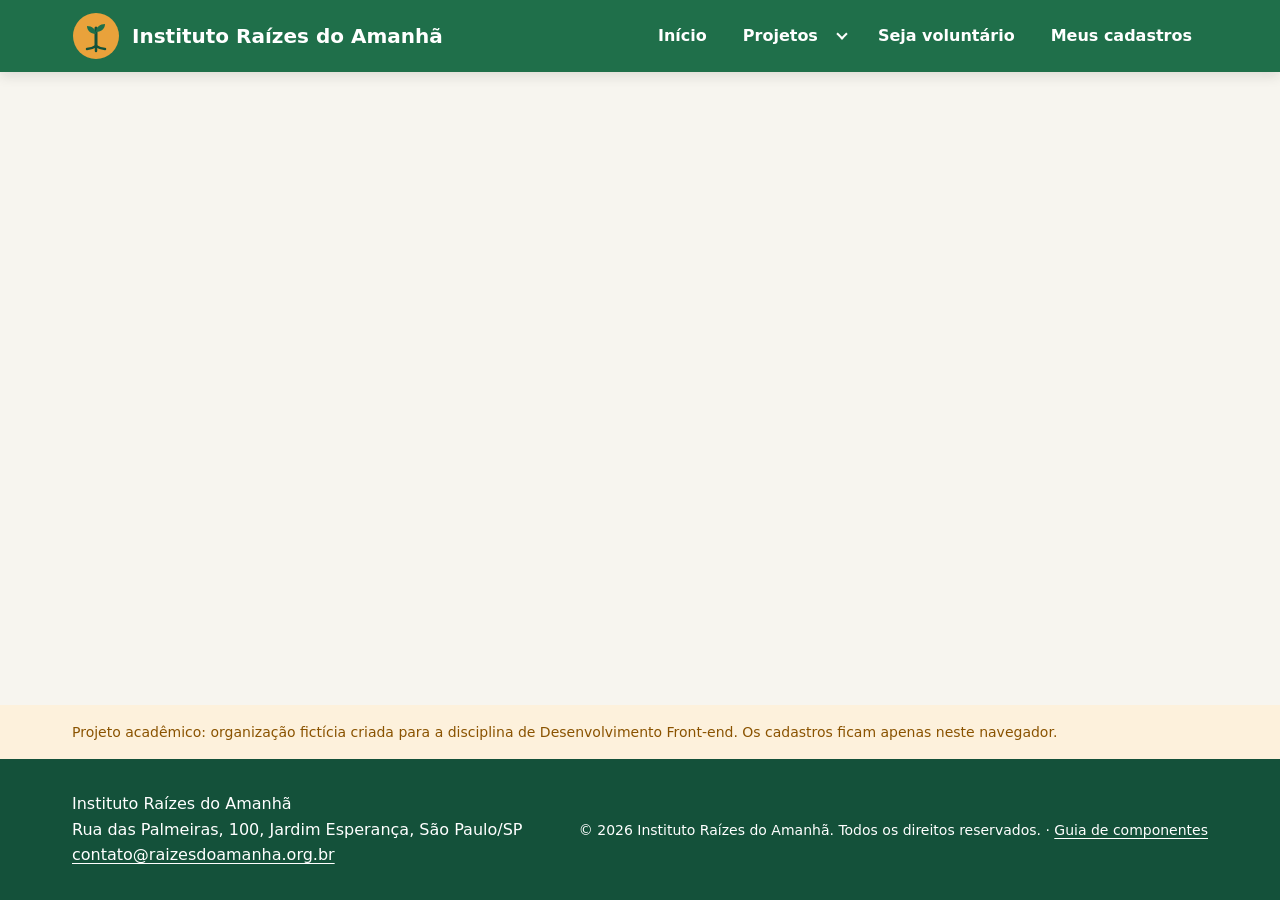
<file: index.html>
<!DOCTYPE html>
<html lang="pt-BR">
<head>
  <meta charset="UTF-8">
  <meta name="viewport" content="width=device-width, initial-scale=1.0">
  <title>Instituto Raízes do Amanhã</title>
  <!-- A aplicação fica em html/index.html, seguindo a separação de pastas
       do projeto. Este arquivo só existe porque o GitHub Pages abre o
       index.html da raiz; ele redireciona para a aplicação. -->
  <meta http-equiv="refresh" content="0; url=html/index.html">
  <link rel="canonical" href="html/index.html">
</head>
<body>
  <p>Redirecionando… Se nada acontecer, <a href="html/index.html">acesse o site do Instituto Raízes do Amanhã</a>.</p>
</body>
</html>
</file>
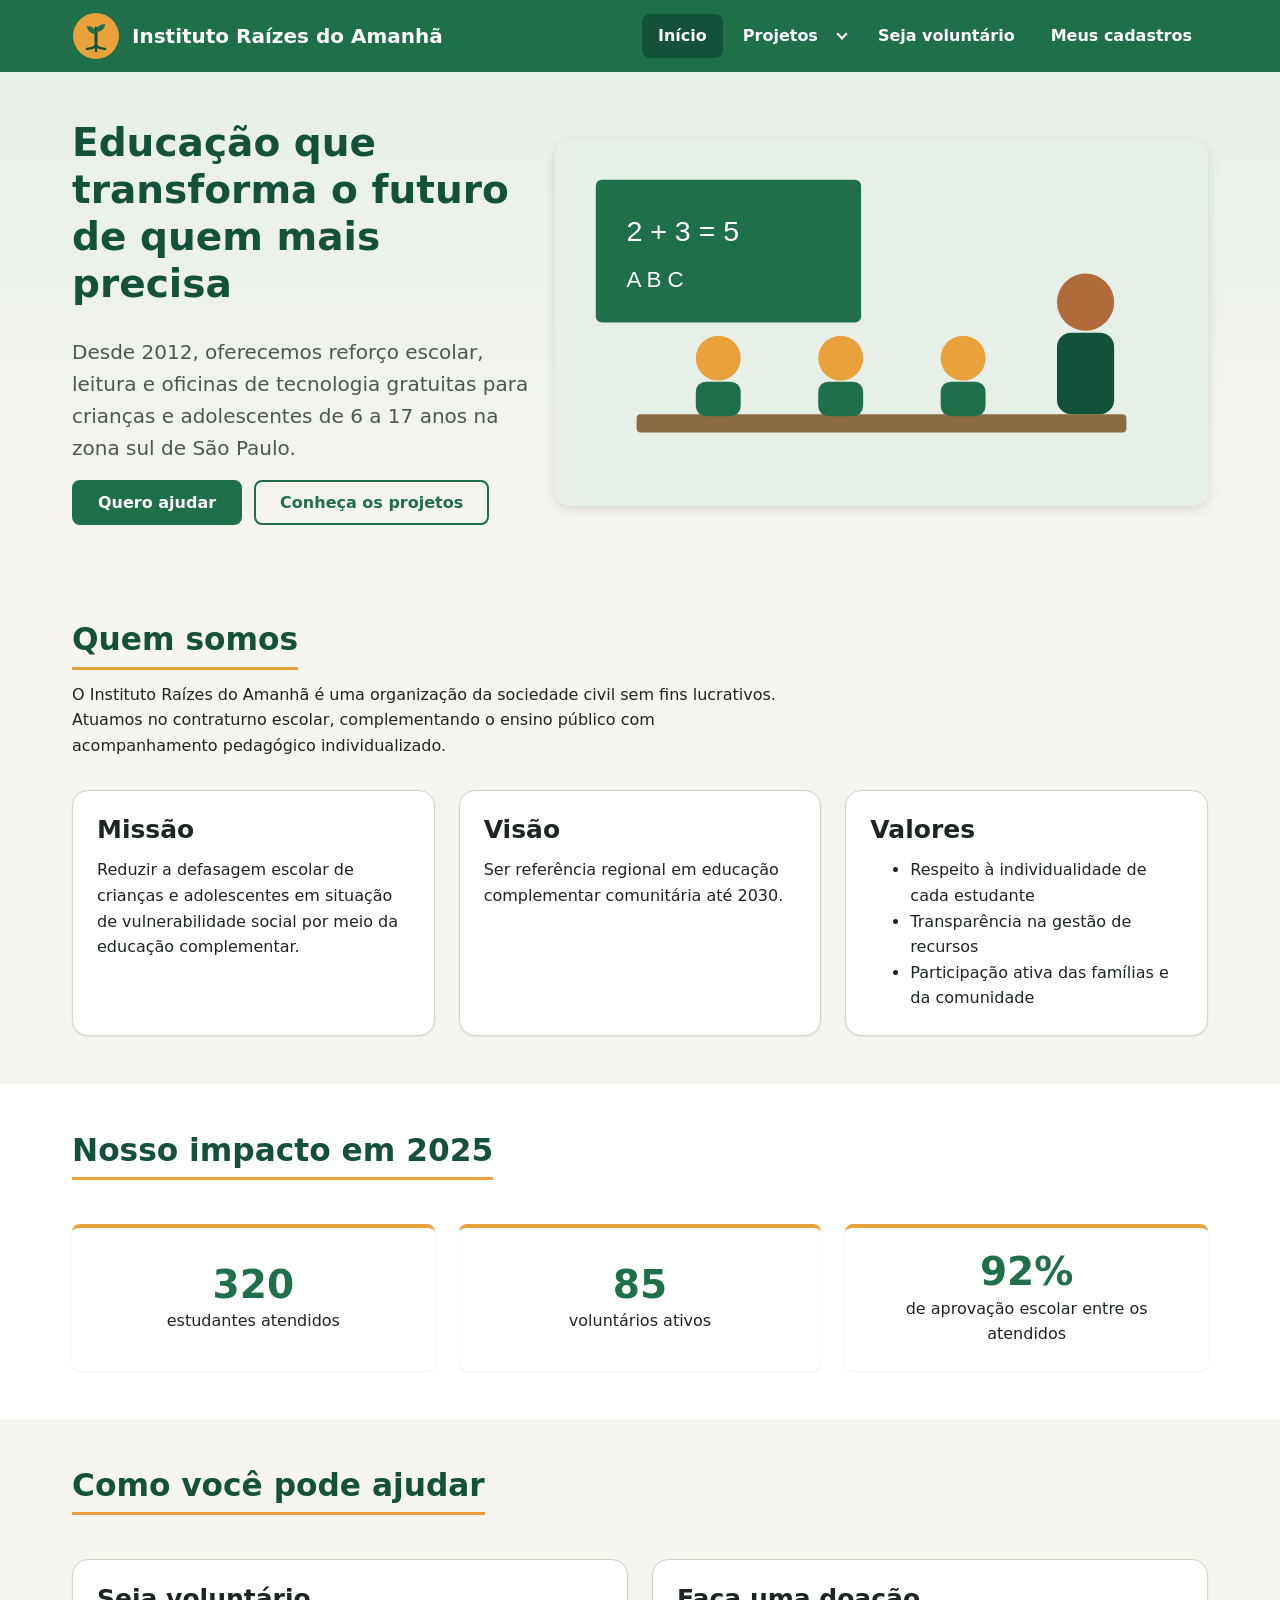
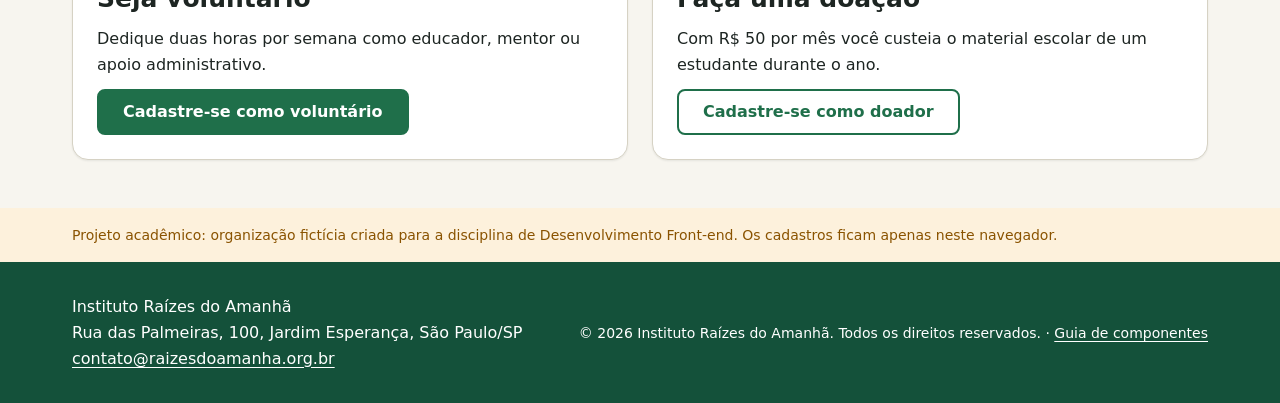
<file: html/index.html>
<!DOCTYPE html>
<html lang="pt-BR">
<head>
  <meta charset="UTF-8">
  <meta name="viewport" content="width=device-width, initial-scale=1.0">
  <meta name="description" content="Instituto Raízes do Amanhã: ONG de educação e reforço escolar para crianças e adolescentes da zona sul de São Paulo.">
  <title>Instituto Raízes do Amanhã</title>
  <script>document.documentElement.classList.add("js");</script>
  <link rel="stylesheet" href="../css/tokens.css">
  <link rel="stylesheet" href="../css/base.css">
  <link rel="stylesheet" href="../css/layout.css">
  <link rel="stylesheet" href="../css/componentes.css">
  <link rel="icon" href="../imagens/logo.svg" type="image/svg+xml">
  <script type="module" src="../js/main.js"></script>
</head>
<body class="pagina">
  <a class="pular-conteudo" href="#conteudo">Pular para o conteúdo principal</a>

  <header class="cabecalho">
    <div class="container cabecalho__conteudo">
      <a class="marca" href="#/inicio">
        <img src="../imagens/logo.svg" alt="" width="48" height="48">
        <span>Instituto Raízes do Amanhã</span>
      </a>
      <button class="menu-toggle" type="button" aria-expanded="false" aria-controls="menu-principal">
        <span class="menu-toggle__icone" aria-hidden="true"><span></span><span></span><span></span></span>
        <span class="menu-toggle__texto">Menu</span>
      </button>
      <nav class="navegacao" id="menu-principal" aria-label="Navegação principal">
        <ul class="menu">
          <li class="menu__item"><a class="menu__link" href="#/inicio" data-rota="inicio">Início</a></li>
          <li class="menu__item menu__item--submenu">
            <a class="menu__link" href="#/projetos" data-rota="projetos">Projetos</a>
            <button class="submenu-toggle" type="button" aria-expanded="false" aria-controls="submenu-projetos">
              <span class="visualmente-oculto">Abrir submenu de Projetos</span>
            </button>
            <ul class="submenu" id="submenu-projetos">
              <li><a class="submenu__link" href="#/projetos/reforco">Reforço Escolar</a></li>
              <li><a class="submenu__link" href="#/projetos/leitura">Clube de Leitura</a></li>
              <li><a class="submenu__link" href="#/projetos/tecnologia">Oficina de Tecnologia</a></li>
              <li><a class="submenu__link" href="#/projetos/voluntariado">Como ser voluntário</a></li>
              <li><a class="submenu__link" href="#/projetos/doacoes">Campanhas de doação</a></li>
            </ul>
          </li>
          <li class="menu__item"><a class="menu__link" href="#/cadastro" data-rota="cadastro">Seja voluntário</a></li>
          <li class="menu__item">
            <a class="menu__link" href="#/cadastros" data-rota="cadastros">
              Meus cadastros
              <span class="contador" id="contador-cadastros" hidden></span>
            </a>
          </li>
        </ul>
      </nav>
    </div>
  </header>

  <!-- Cada tela da SPA é desenhada aqui dentro pelo roteador (js/modulos/roteador.js) -->
  <main id="conteudo" class="view" tabindex="-1">
    <noscript>
      <div class="container secao">
        <p>Este site precisa de JavaScript para funcionar. Ative o JavaScript no navegador e recarregue a página.</p>
      </div>
    </noscript>
  </main>

  <aside class="aviso" aria-label="Aviso sobre o projeto">
    <div class="container">
      <p>Projeto acadêmico: organização fictícia criada para a disciplina de Desenvolvimento Front-end. Os cadastros ficam apenas neste navegador.</p>
    </div>
  </aside>

  <footer class="rodape">
    <div class="container rodape__conteudo">
      <address>
        Instituto Raízes do Amanhã<br>
        Rua das Palmeiras, 100, Jardim Esperança, São Paulo/SP<br>
        <a href="mailto:contato@raizesdoamanha.org.br">contato@raizesdoamanha.org.br</a>
      </address>
      <p><small>&copy; 2026 Instituto Raízes do Amanhã. Todos os direitos reservados. · <a href="#/componentes">Guia de componentes</a></small></p>
    </div>
  </footer>

  <!-- Modais e toast ficam fora do <main> para sobreviver à troca de telas -->
  <dialog class="modal" id="modal-privacidade" aria-labelledby="titulo-privacidade">
    <div class="modal__cabecalho">
      <h2 id="titulo-privacidade">Política de privacidade</h2>
      <button class="botao-fechar" type="button" data-fechar-modal aria-label="Fechar">&times;</button>
    </div>
    <div class="modal__corpo">
      <p>Seguimos a Lei Geral de Proteção de Dados (Lei nº 13.709/2018). Em resumo:</p>
      <ul>
        <li>Usamos seus dados apenas para contato sobre voluntariado e doações.</li>
        <li>Não vendemos nem compartilhamos seus dados com terceiros.</li>
        <li>Você pode pedir a correção ou a exclusão a qualquer momento.</li>
      </ul>
      <div class="alerta alerta--aviso">
        <p>Este é um projeto acadêmico: os dados do formulário ficam guardados apenas no seu navegador (localStorage) e podem ser apagados em Meus cadastros.</p>
      </div>
    </div>
    <div class="modal__rodape">
      <button class="botao" type="button" data-fechar-modal>Entendi</button>
    </div>
  </dialog>

  <dialog class="modal modal--confirmar" id="modal-confirmar" aria-labelledby="confirmar-titulo" aria-describedby="confirmar-texto">
    <form method="dialog">
      <div class="modal__cabecalho">
        <h2 id="confirmar-titulo">Confirmar</h2>
      </div>
      <div class="modal__corpo">
        <p id="confirmar-texto"></p>
      </div>
      <div class="modal__rodape">
        <button class="botao botao--secundario" value="nao">Cancelar</button>
        <button class="botao botao--perigo" value="sim">Confirmar</button>
      </div>
    </form>
  </dialog>

  <div class="toast" id="toast" role="status" aria-live="polite"></div>
</body>
</html>
</file>
<file: css/tokens.css>
/* ==========================================================================
   DESIGN SYSTEM: Instituto Raízes do Amanhã
   Todas as decisões visuais do projeto ficam centralizadas aqui.
   Os demais arquivos CSS usam apenas estas variáveis, nunca valores soltos.
   ========================================================================== */

:root {
  /* ---------- 1. CORES ---------------------------------------------------
     Contrastes medidos contra o fundo indicado (WCAG 2.1: texto >= 4.5:1,
     componentes de interface >= 3:1). */

  /* Primária: verde, remete a crescimento e às "raízes" do nome */
  --cor-primaria-100: #e7efe9;   /* fundos suaves de destaque              */
  --cor-primaria-700: #1f6f4a;   /* marca, botões, links (6.1:1 no branco)  */
  --cor-primaria-900: #14513a;   /* hover, títulos, rodapé (9.3:1)          */

  /* Secundária: âmbar, energia e acolhimento; usada em detalhes */
  --cor-secundaria-100: #fdf1dc; /* fundo de avisos                         */
  --cor-secundaria-500: #e9a23b; /* decorativo: bordas, barras, ícones      */
  --cor-secundaria-700: #8a5300; /* texto e foco sobre fundo claro (6.3:1)  */

  /* Neutros: base de leitura */
  --cor-neutro-0:   #ffffff;     /* superfícies (cartões, campos)           */
  --cor-neutro-50:  #f7f5ef;     /* fundo da página, branco quente          */
  --cor-neutro-300: #d6d2c4;     /* bordas decorativas e divisórias         */
  --cor-neutro-500: #8c938f;     /* borda de campos de formulário (3.1:1)   */
  --cor-neutro-600: #4a5752;     /* texto secundário (6.9:1)                */
  --cor-neutro-900: #1d2522;     /* texto principal (14.4:1)                */

  /* Feedback: estados de formulário e mensagens */
  --cor-sucesso:     #1e7b34;    /* 5.3:1 */
  --cor-sucesso-100: #e8f3ea;    /* fundo do alerta de sucesso (4.7:1)   */
  --cor-erro:        #b3261e;    /* 6.5:1 */
  --cor-erro-100:    #fbeceb;    /* fundo do alerta de erro (5.7:1)      */

  /* Papéis semânticos: os componentes usam estes nomes, não os tons */
  --cor-fundo:         var(--cor-neutro-50);
  --cor-superficie:    var(--cor-neutro-0);
  --cor-texto:         var(--cor-neutro-900);
  --cor-texto-suave:   var(--cor-neutro-600);
  --cor-borda:         var(--cor-neutro-300);
  --cor-borda-campo:   var(--cor-neutro-500);
  --cor-marca:         var(--cor-primaria-700);
  --cor-marca-escura:  var(--cor-primaria-900);
  --cor-destaque:      var(--cor-secundaria-500);
  --cor-foco:          var(--cor-secundaria-700);

  /* ---------- 2. TIPOGRAFIA ----------------------------------------------
     Escala modular de razão 1.25 (terça maior) sobre a base de 16px.
     Os tamanhos maiores usam clamp() para crescer com a tela sem quebrar
     no celular. Unidades em rem respeitam o zoom do navegador. */
  --fonte-base: system-ui, -apple-system, "Segoe UI", Roboto, "Helvetica Neue", Arial, sans-serif;

  --fs-pequeno: 0.875rem;                               /* 14px: legendas, notas      */
  --fs-base:    1rem;                                   /* 16px: texto corrido        */
  --fs-media:   1.25rem;                                /* 20px: introduções, h4      */
  --fs-grande:  clamp(1.375rem, 1.2rem + 0.8vw, 1.563rem); /* 22–25px: h3           */
  --fs-titulo:  clamp(1.625rem, 1.3rem + 1.4vw, 1.953rem); /* 26–31px: h2           */
  --fs-display: clamp(2rem, 1.4rem + 2.6vw, 2.441rem);     /* 32–39px: h1           */

  --peso-normal: 400;
  --peso-medio:  600;
  --peso-forte:  700;

  --altura-linha-texto:  1.6;   /* leitura confortável em parágrafos      */
  --altura-linha-titulo: 1.2;

  /* ---------- 3. ESPAÇAMENTO ---------------------------------------------
     Escala modular com base de 4px: todo espaço do projeto é um destes. */
  --esp-1: 0.25rem;  /*  4px */
  --esp-2: 0.5rem;   /*  8px */
  --esp-3: 0.75rem;  /* 12px */
  --esp-4: 1rem;     /* 16px */
  --esp-5: 1.5rem;   /* 24px */
  --esp-6: 2rem;     /* 32px */
  --esp-7: 3rem;     /* 48px */
  --esp-8: 4rem;     /* 64px */

  /* ---------- 4. FORMA, SOMBRA E MOVIMENTO ------------------------------- */
  --raio-pequeno: 4px;
  --raio-medio:   8px;
  --raio-grande:  16px;
  --raio-pilula:  999px;

  --sombra-1: 0 1px 2px rgba(29, 37, 34, 0.08);
  --sombra-2: 0 4px 12px rgba(29, 37, 34, 0.12);

  --transicao: 150ms ease-in-out;

  /* ---------- 5. LAYOUT --------------------------------------------------
     Breakpoints (variáveis não funcionam dentro de @media; os valores
     abaixo são repetidos literalmente em layout.css):
       sm 576px | md 768px | lg 1024px | xl 1280px | xxl 1536px    */
  --largura-max: 1200px;
  --largura-texto: 70ch;        /* limite de leitura confortável         */
  --gutter: var(--esp-5);       /* espaço entre colunas do grid          */
  --alvo-toque: 44px;           /* tamanho mínimo de área clicável       */
}
</file>
<file: css/base.css>
/* ==========================================================================
   BASE: reset leve e estilos dos elementos HTML, sem classes
   ========================================================================== */

*,
*::before,
*::after {
  box-sizing: border-box;
}

html {
  -webkit-text-size-adjust: 100%;
  scroll-behavior: smooth;
}

body {
  margin: 0;
  font-family: var(--fonte-base);
  font-size: var(--fs-base);
  line-height: var(--altura-linha-texto);
  color: var(--cor-texto);
  background: var(--cor-fundo);
}

img,
svg {
  display: block;
  max-width: 100%;
  height: auto;
}

/* Hierarquia tipográfica: cada nível usa um passo da escala */
h1,
h2,
h3,
h4 {
  margin: 0 0 var(--esp-3);
  line-height: var(--altura-linha-titulo);
  font-weight: var(--peso-forte);
  color: var(--cor-marca-escura);
}

h1 { font-size: var(--fs-display); }
h2 { font-size: var(--fs-titulo); }
h3 { font-size: var(--fs-grande); color: var(--cor-texto); }
h4 { font-size: var(--fs-media); color: var(--cor-texto); }

p,
ul,
ol,
dl {
  margin: 0 0 var(--esp-4);
}

small {
  font-size: var(--fs-pequeno);
}

a {
  color: var(--cor-marca);
  text-underline-offset: 0.2em;
  transition: color var(--transicao);
}

a:hover {
  color: var(--cor-marca-escura);
}

/* Foco visível e consistente para quem navega pelo teclado */
:focus-visible {
  outline: 3px solid var(--cor-foco);
  outline-offset: 2px;
}

/* Respeita quem configurou o sistema para reduzir animações */
@media (prefers-reduced-motion: reduce) {
  html {
    scroll-behavior: auto;
  }

  *,
  *::before,
  *::after {
    transition-duration: 0.01ms !important;
    animation-duration: 0.01ms !important;
  }
}
</file>
<file: css/layout.css>
/* ==========================================================================
   LAYOUT: estrutura macro com CSS Grid de 12 colunas
   Abordagem mobile-first: sem classe de breakpoint, o elemento ocupa as
   12 colunas; os sufixos -sm, -md, -lg, -xl e -xxl valem a partir da largura.
     sm  >= 576px | md  >= 768px | lg  >= 1024px | xl  >= 1280px | xxl >= 1536px
   ========================================================================== */

.container {
  width: 100%;
  max-width: var(--largura-max);
  margin-inline: auto;
  padding-inline: var(--esp-4);
}

.grid {
  display: grid;
  grid-template-columns: repeat(12, minmax(0, 1fr));
  gap: var(--gutter);
}

.grid > * {
  grid-column: span 12;
}

.col-1  { grid-column: span 1; }
.col-2  { grid-column: span 2; }
.col-3  { grid-column: span 3; }
.col-4  { grid-column: span 4; }
.col-5  { grid-column: span 5; }
.col-6  { grid-column: span 6; }
.col-7  { grid-column: span 7; }
.col-8  { grid-column: span 8; }
.col-9  { grid-column: span 9; }
.col-10 { grid-column: span 10; }
.col-11 { grid-column: span 11; }
.col-12 { grid-column: span 12; }

/* sm: celulares grandes na horizontal */
@media (min-width: 576px) {
  .col-sm-4  { grid-column: span 4; }
  .col-sm-6  { grid-column: span 6; }
  .col-sm-8  { grid-column: span 8; }
  .col-sm-12 { grid-column: span 12; }
}

/* md: tablets */
@media (min-width: 768px) {
  .container { padding-inline: var(--esp-5); }

  .col-md-3  { grid-column: span 3; }
  .col-md-4  { grid-column: span 4; }
  .col-md-5  { grid-column: span 5; }
  .col-md-6  { grid-column: span 6; }
  .col-md-7  { grid-column: span 7; }
  .col-md-8  { grid-column: span 8; }
  .col-md-12 { grid-column: span 12; }
}

/* lg: notebooks e desktops */
@media (min-width: 1024px) {
  .col-lg-3  { grid-column: span 3; }
  .col-lg-4  { grid-column: span 4; }
  .col-lg-5  { grid-column: span 5; }
  .col-lg-6  { grid-column: span 6; }
  .col-lg-7  { grid-column: span 7; }
  .col-lg-8  { grid-column: span 8; }
  .col-lg-9  { grid-column: span 9; }
}

/* xl: telas largas */
@media (min-width: 1280px) {
  .container { padding-inline: var(--esp-6); }

  .col-xl-3 { grid-column: span 3; }
  .col-xl-4 { grid-column: span 4; }
  .col-xl-5 { grid-column: span 5; }
  .col-xl-7 { grid-column: span 7; }
}

/* xxl: monitores panorâmicos; o conteúdo cresce e os espaços também */
@media (min-width: 1536px) {
  :root {
    --largura-max: 1400px;
    --gutter: var(--esp-6);
  }

  .col-xxl-3 { grid-column: span 3; }
  .col-xxl-4 { grid-column: span 4; }
}

/* Estrutura geral da página: rodapé sempre no fim, mesmo com pouco conteúdo */
.pagina {
  display: grid;
  grid-template-rows: auto 1fr auto auto;
  min-height: 100vh;
}

.secao {
  padding-block: var(--esp-7);
}

.secao--colada {
  padding-top: 0;
}

.secao--alternada {
  background: var(--cor-superficie);
}

.secao__cabecalho {
  max-width: var(--largura-texto);
  margin-bottom: var(--esp-6);
}

.secao__cabecalho h2 {
  padding-bottom: var(--esp-2);
  border-bottom: 3px solid var(--cor-destaque);
  display: inline-block;
}

.texto-limitado {
  max-width: var(--largura-texto);
}
</file>
<file: css/componentes.css>
/* ==========================================================================
   COMPONENTES: blocos reutilizáveis, nomeados no padrão BEM
   (bloco__elemento--modificador). Alinhamentos internos usam Flexbox.
   ========================================================================== */

/* ---------- Link "pular para o conteúdo" (acessibilidade) -------------- */
.pular-conteudo {
  position: absolute;
  top: var(--esp-2);
  left: -999px;
  z-index: 100;
  padding: var(--esp-2) var(--esp-4);
  border-radius: var(--raio-medio);
  background: var(--cor-marca-escura);
  color: var(--cor-neutro-0);
}

.pular-conteudo:focus {
  left: var(--esp-2);
  color: var(--cor-neutro-0);
}

/* ---------- Cabeçalho -------------------------------------------------- */
.cabecalho {
  background: var(--cor-marca);
  color: var(--cor-neutro-0);
  box-shadow: var(--sombra-2);
}

.cabecalho__conteudo {
  display: flex;
  flex-wrap: wrap;
  align-items: center;
  justify-content: space-between;
  gap: var(--esp-3);
  padding-block: var(--esp-3);
}

.cabecalho :focus-visible {
  outline-color: var(--cor-neutro-0);
}

.marca {
  flex: 1 1 0;        /* encolhe e deixa o nome quebrar linha, abrindo espaço para o botão Menu */
  min-width: 0;
  display: flex;
  align-items: center;
  gap: var(--esp-3);
  font-size: var(--fs-base);
  font-weight: var(--peso-forte);
  line-height: var(--altura-linha-titulo);
  color: var(--cor-neutro-0);
  text-decoration: none;
}

.marca img {
  flex-shrink: 0;
}

@media (min-width: 768px) {
  .marca {
    font-size: var(--fs-media);
  }
}

.marca:hover {
  color: var(--cor-neutro-0);
}

/* ---------- Navegação principal ---------------------------------------
   Mobile-first: abaixo de 768px o menu fica recolhido atrás do botão
   hambúrguer. A partir de 768px (md) vira a barra horizontal com dropdown.
   A classe .js no <html> garante que, sem JavaScript, o menu nunca fique
   escondido (ele simplesmente aparece aberto). */

.visualmente-oculto {
  position: absolute;
  width: 1px;
  height: 1px;
  overflow: hidden;
  clip-path: inset(50%);
  white-space: nowrap;
}

/* Botão hambúrguer */
.menu-toggle {
  flex-shrink: 0;
  display: none;
  align-items: center;
  gap: var(--esp-2);
  min-height: var(--alvo-toque);
  padding-inline: var(--esp-3);
  border: 2px solid rgba(255, 255, 255, 0.6);
  border-radius: var(--raio-medio);
  background: transparent;
  color: var(--cor-neutro-0);
  font: inherit;
  font-weight: var(--peso-medio);
  cursor: pointer;
}

.js .menu-toggle {
  display: inline-flex;
}

.menu-toggle__icone {
  display: flex;
  flex-direction: column;
  justify-content: space-between;
  width: 1.25rem;
  height: 0.875rem;
}

.menu-toggle__icone span {
  height: 2px;
  border-radius: 2px;
  background: currentColor;
  transition: transform var(--transicao), opacity var(--transicao);
}

/* As três barras viram um "X" quando o menu está aberto */
.menu-toggle[aria-expanded="true"] .menu-toggle__icone span:nth-child(1) {
  transform: translateY(6px) rotate(45deg);
}

.menu-toggle[aria-expanded="true"] .menu-toggle__icone span:nth-child(2) {
  opacity: 0;
}

.menu-toggle[aria-expanded="true"] .menu-toggle__icone span:nth-child(3) {
  transform: translateY(-6px) rotate(-45deg);
}

/* Painel do menu no celular: ocupa a largura toda, abaixo da marca */
.navegacao {
  flex-basis: 100%;
}

.js .navegacao {
  max-height: 0;
  overflow: hidden;
  visibility: hidden;
  transition: max-height 250ms ease-in-out, visibility 0s linear 250ms;
}

.js .navegacao--aberta {
  max-height: 40rem;
  visibility: visible;
  transition: max-height 250ms ease-in-out, visibility 0s;
}

.menu {
  display: flex;
  flex-direction: column;
  gap: var(--esp-1);
  margin: 0;
  padding: var(--esp-2) 0;
  list-style: none;
}

.menu__item--submenu {
  position: relative;
  display: flex;
  flex-wrap: wrap;
  align-items: center;
}

.menu__item--submenu > .menu__link {
  flex: 1;
}

.menu__link {
  display: flex;
  align-items: center;
  min-height: var(--alvo-toque);
  padding-inline: var(--esp-4);
  border-radius: var(--raio-medio);
  color: var(--cor-neutro-0);
  font-weight: var(--peso-medio);
  text-decoration: none;
  transition: background-color var(--transicao);
}

.menu__link:hover,
.menu__link[aria-current="page"] {
  background: var(--cor-marca-escura);
  color: var(--cor-neutro-0);
}

/* Seta que abre o submenu: desenhada com bordas, gira ao abrir */
.submenu-toggle {
  display: flex;
  align-items: center;
  justify-content: center;
  width: var(--alvo-toque);
  height: var(--alvo-toque);
  border: 0;
  border-radius: var(--raio-medio);
  background: transparent;
  color: var(--cor-neutro-0);
  cursor: pointer;
}

.submenu-toggle::before {
  content: "";
  width: 0.5rem;
  height: 0.5rem;
  border-right: 2px solid currentColor;
  border-bottom: 2px solid currentColor;
  transform: translateY(-2px) rotate(45deg);
  transition: transform var(--transicao);
}

.submenu-toggle:hover {
  background: var(--cor-marca-escura);
}

.submenu-toggle[aria-expanded="true"]::before {
  transform: translateY(2px) rotate(-135deg);
}

/* Submenu no celular: lista recuada, escondida até tocar na seta */
.submenu {
  display: none;
  flex-basis: 100%;
  margin: 0;
  padding: 0 0 var(--esp-2) var(--esp-5);
  list-style: none;
}

.submenu-toggle[aria-expanded="true"] + .submenu {
  display: block;
}

.submenu__link {
  display: flex;
  align-items: center;
  min-height: var(--alvo-toque);
  padding-inline: var(--esp-4);
  border-radius: var(--raio-medio);
  color: var(--cor-neutro-0);
  text-decoration: none;
}

.submenu__link:hover {
  background: var(--cor-marca-escura);
  color: var(--cor-neutro-0);
}

/* md (768px+): barra horizontal e dropdown flutuante */
@media (min-width: 768px) {
  .js .menu-toggle {
    display: none;
  }

  .navegacao,
  .js .navegacao {
    flex-basis: auto;
    max-height: none;
    overflow: visible;
    visibility: visible;
  }

  .menu {
    flex-direction: row;
    align-items: center;
    padding: 0;
  }

  .menu__item--submenu {
    flex-wrap: nowrap;
  }

  .submenu-toggle {
    width: 2rem;
    margin-left: calc(-1 * var(--esp-2));
  }

  .submenu {
    position: absolute;
    top: 100%;  /* colado ao item: o mouse não "cai" no vão ao descer */
    left: 0;
    z-index: 50;
    display: block;
    min-width: 15rem;
    padding: var(--esp-2);
    border-radius: var(--raio-medio);
    background: var(--cor-superficie);
    box-shadow: var(--sombra-2);
    opacity: 0;
    visibility: hidden;
    transform: translateY(-0.5rem);
    transition: opacity var(--transicao), transform var(--transicao), visibility 0s linear 150ms;
  }

  /* Abre com o mouse (:hover), com o teclado (:focus-within) ou pelo clique na seta */
  .menu__item--submenu:hover .submenu,
  .menu__item--submenu:focus-within .submenu,
  .submenu-toggle[aria-expanded="true"] + .submenu {
    opacity: 1;
    visibility: visible;
    transform: translateY(0);
    transition: opacity var(--transicao), transform var(--transicao), visibility 0s;
  }

  .submenu__link {
    color: var(--cor-texto);
  }

  .submenu__link:hover {
    background: var(--cor-primaria-100);
    color: var(--cor-marca-escura);
  }

  .submenu :focus-visible {
    outline-color: var(--cor-foco);
  }
}

/* ---------- Botões ----------------------------------------------------
   Estados: repouso > :hover (escurece e ganha sombra) > :active (afunda
   1px) > :focus-visible (contorno âmbar) > :disabled (apagado, sem reação). */
.botao {
  display: inline-flex;
  align-items: center;
  justify-content: center;
  gap: var(--esp-2);
  min-height: var(--alvo-toque);
  padding: var(--esp-2) var(--esp-5);
  border: 2px solid var(--cor-marca);
  border-radius: var(--raio-medio);
  background: var(--cor-marca);
  color: var(--cor-neutro-0);
  font: inherit;
  font-weight: var(--peso-forte);
  text-decoration: none;
  cursor: pointer;
  transition: background-color var(--transicao), border-color var(--transicao),
              box-shadow var(--transicao), transform var(--transicao);
}

.botao:hover:not(:disabled) {
  background: var(--cor-marca-escura);
  border-color: var(--cor-marca-escura);
  color: var(--cor-neutro-0);
  box-shadow: var(--sombra-2);
}

.botao:active:not(:disabled) {
  transform: translateY(1px);
  box-shadow: none;
}

.botao:focus-visible {
  outline: 3px solid var(--cor-foco);
  outline-offset: 3px;
}

.botao:disabled {
  opacity: 0.55;
  cursor: not-allowed;
}

.botao--secundario {
  background: transparent;
  color: var(--cor-marca);
}

.botao--secundario:hover:not(:disabled) {
  background: var(--cor-primaria-100);
  color: var(--cor-marca-escura);
  box-shadow: none;
}

.grupo-botoes {
  display: flex;
  flex-wrap: wrap;
  gap: var(--esp-3);
}

/* ---------- Destaque (hero da página inicial) -------------------------- */
.destaque {
  padding-block: var(--esp-7);
  background: linear-gradient(180deg, var(--cor-primaria-100), var(--cor-fundo));
}

.destaque .grid {
  align-items: center;
}

.destaque__texto {
  display: flex;
  flex-direction: column;
  align-items: flex-start;
  gap: var(--esp-4);
}

.destaque__texto p {
  margin: 0;
  font-size: var(--fs-media);
  color: var(--cor-texto-suave);
}

.destaque__figura {
  margin: 0;
  overflow: hidden;
  border-radius: var(--raio-grande);
  box-shadow: var(--sombra-2);
}

.destaque__figura img {
  width: 100%;
}

/* ---------- Introdução de páginas internas ----------------------------- */
.introducao {
  padding-block: var(--esp-7) var(--esp-5);
}

.introducao p {
  max-width: var(--largura-texto);
  font-size: var(--fs-media);
  color: var(--cor-texto-suave);
}

/* ---------- Cartão ----------------------------------------------------- */
.cartao {
  display: flex;
  flex-direction: column;
  gap: var(--esp-3);
  height: 100%;
  padding: var(--esp-5);
  border: 1px solid var(--cor-borda);
  border-radius: var(--raio-grande);
  background: var(--cor-superficie);
  box-shadow: var(--sombra-1);
}

.cartao > * {
  margin: 0;
}

.cartao__acao {
  margin-top: auto;      /* empurra a ação para o rodapé do cartão */
  align-self: flex-start;
}

/* ---------- Indicadores de impacto ------------------------------------ */
.indicadores {
  margin: 0;
  padding: 0;
  list-style: none;
}

.indicador {
  display: flex;
  flex-direction: column;
  align-items: center;
  justify-content: center;
  gap: var(--esp-1);
  height: 100%;
  padding: var(--esp-5);
  border-top: 4px solid var(--cor-destaque);
  border-radius: var(--raio-medio);
  background: var(--cor-superficie);
  box-shadow: var(--sombra-1);
  text-align: center;
}

.indicador__numero {
  font-size: var(--fs-display);
  font-weight: var(--peso-forte);
  line-height: 1;
  color: var(--cor-marca);
}

/* ---------- Sumário (links internos em formato de "pílula") ----------- */
.sumario__lista {
  display: flex;
  flex-wrap: wrap;
  gap: var(--esp-2);
  margin: 0;
  padding: 0;
  list-style: none;
}

.sumario__link {
  display: inline-flex;
  align-items: center;
  min-height: var(--alvo-toque);
  padding-inline: var(--esp-4);
  border: 1px solid var(--cor-marca);
  border-radius: var(--raio-pilula);
  background: var(--cor-superficie);
  font-size: var(--fs-pequeno);
  font-weight: var(--peso-medio);
  text-decoration: none;
  transition: background-color var(--transicao);
}

.sumario__link:hover {
  background: var(--cor-primaria-100);
}

/* ---------- Projeto (cartão com imagem) ------------------------------- */
.projeto {
  display: flex;
  flex-direction: column;
  height: 100%;
  overflow: hidden;
  border: 1px solid var(--cor-borda);
  border-radius: var(--raio-grande);
  background: var(--cor-superficie);
  box-shadow: var(--sombra-1);
  scroll-margin-top: var(--esp-5);
}

.projeto__figura {
  margin: 0;
  background: var(--cor-primaria-100);
}

.projeto__figura img {
  width: 100%;
}

.projeto__legenda {
  padding: var(--esp-2) var(--esp-5);
  font-size: var(--fs-pequeno);
  color: var(--cor-texto-suave);
}

.projeto__corpo {
  display: flex;
  flex-direction: column;
  flex: 1;
  padding: var(--esp-5);
}

.projeto__cabecalho h3 {
  margin-bottom: var(--esp-1);
}

/* ---------- Badges (etiquetas de categoria e status) ------------------
   Uso: <span class="badge badge--sucesso">Inscrições abertas</span>
   Variantes usam só cores do design system; todas com contraste >= 4.5:1. */
.badge {
  display: inline-flex;
  align-items: center;
  gap: var(--esp-1);
  padding: var(--esp-1) var(--esp-3);
  border-radius: var(--raio-pilula);
  font-size: var(--fs-pequeno);
  font-weight: var(--peso-medio);
  line-height: 1.4;
  white-space: nowrap;
}

.badge--neutra {
  background: var(--cor-fundo);
  color: var(--cor-texto-suave);
  box-shadow: inset 0 0 0 1px var(--cor-borda);
}

.badge--marca {
  background: var(--cor-primaria-100);
  color: var(--cor-marca-escura);
}

.badge--destaque {
  background: var(--cor-secundaria-100);
  color: var(--cor-secundaria-700);
}

.badge--sucesso {
  background: var(--cor-sucesso-100);
  color: var(--cor-sucesso);
}

.badge--erro {
  background: var(--cor-erro-100);
  color: var(--cor-erro);
}

/* Variante com bolinha de status antes do texto */
.badge--status::before {
  content: "";
  width: 0.5rem;
  height: 0.5rem;
  border-radius: 50%;
  background: currentColor;
}

.lista-badges {
  display: flex;
  flex-wrap: wrap;
  align-items: center;
  gap: var(--esp-2);
  margin: 0 0 var(--esp-4);
  padding: 0;
  list-style: none;
}

/* ---------- Listas de voluntariado ------------------------------------ */
.perfis {
  display: flex;
  flex-direction: column;
  gap: var(--esp-3);
}

.perfis dt {
  font-weight: var(--peso-forte);
}

.perfis dd {
  margin: 0;
  color: var(--cor-texto-suave);
}

.etapas {
  display: flex;
  flex-direction: column;
  gap: var(--esp-3);
  padding: 0;
  list-style: none;
  counter-reset: etapa;
}

.etapas li {
  position: relative;
  min-height: 2rem;
  padding-left: 2.75rem; /* 2rem do marcador + esp-3; literal porque o validador W3C não aceita var() dentro de calc() */
  counter-increment: etapa;
}

.etapas li::before {
  content: counter(etapa);
  position: absolute;
  top: 0;
  left: 0;
  display: flex;
  align-items: center;
  justify-content: center;
  width: 2rem;
  height: 2rem;
  border-radius: 50%;
  background: var(--cor-marca);
  color: var(--cor-neutro-0);
  font-weight: var(--peso-forte);
}

/* ---------- Campanha de doação ---------------------------------------- */
.campanha {
  border-left: 4px solid var(--cor-destaque);
}

.campanha__meta {
  display: flex;
  justify-content: space-between;
  gap: var(--esp-2);
  font-size: var(--fs-pequeno);
  font-weight: var(--peso-medio);
}

.campanha progress {
  width: 100%;
  height: 0.75rem;
  accent-color: var(--cor-marca);
}

/* ---------- Formulário ------------------------------------------------- */
.formulario {
  display: flex;
  flex-direction: column;
  gap: var(--esp-5);
}

.formulario__grupo {
  margin: 0;
  padding: var(--esp-5);
  border: 1px solid var(--cor-borda);
  border-radius: var(--raio-grande);
  background: var(--cor-superficie);
}

.formulario__legenda {
  padding-inline: var(--esp-2);
  font-size: var(--fs-media);
  font-weight: var(--peso-forte);
  color: var(--cor-marca-escura);
}

.campo {
  display: flex;
  flex-direction: column;
  gap: var(--esp-1);
}

.campo__rotulo {
  font-weight: var(--peso-medio);
}

.campo__entrada {
  width: 100%;
  min-height: var(--alvo-toque);
  padding: var(--esp-2) var(--esp-3);
  border: 1px solid var(--cor-borda-campo);
  border-radius: var(--raio-medio);
  background: var(--cor-superficie) no-repeat right var(--esp-3) center / 1.25rem;
  color: var(--cor-texto);
  font: inherit;
  transition: border-color var(--transicao), box-shadow var(--transicao);
}

.campo__entrada:hover {
  border-color: var(--cor-texto-suave);
}

.campo__entrada:focus-visible {
  border-color: var(--cor-marca);
  outline: none;
  box-shadow: 0 0 0 3px var(--cor-foco);
}

/* Validação: o módulo js/modulos/formulario.js marca o campo com
   aria-invalid="true" (erro) ou data-valido (correto) depois que a pessoa
   interage com ele. O aria-invalid também avisa os leitores de tela.
   Além da cor, há ícone e mensagem escrita (WCAG 1.4.1). */
.campo__entrada[aria-invalid="true"] {
  padding-right: var(--esp-7);
  border-color: var(--cor-erro);
  box-shadow: 0 0 0 1px var(--cor-erro);
  background-image: url("data:image/svg+xml,%3Csvg xmlns='http://www.w3.org/2000/svg' viewBox='0 0 20 20'%3E%3Ccircle cx='10' cy='10' r='10' fill='%23b3261e'/%3E%3Cpath d='M10 5v6' stroke='%23fff' stroke-width='2.2' stroke-linecap='round'/%3E%3Ccircle cx='10' cy='14.6' r='1.3' fill='%23fff'/%3E%3C/svg%3E");
}

.campo__entrada[data-valido] {
  padding-right: var(--esp-7);
  border-color: var(--cor-sucesso);
  background-image: url("data:image/svg+xml,%3Csvg xmlns='http://www.w3.org/2000/svg' viewBox='0 0 20 20'%3E%3Ccircle cx='10' cy='10' r='10' fill='%231e7b34'/%3E%3Cpath d='M5.5 10.5l3 3 6-6.5' fill='none' stroke='%23fff' stroke-width='2.2' stroke-linecap='round' stroke-linejoin='round'/%3E%3C/svg%3E");
}

/* select e date já têm ícone próprio do navegador à direita */
select.campo__entrada:is([aria-invalid="true"], [data-valido]),
input[type="date"].campo__entrada:is([aria-invalid="true"], [data-valido]) {
  background-image: none;
  padding-right: var(--esp-3);
}

.campo:has([aria-invalid="true"]) .campo__rotulo {
  color: var(--cor-erro);
}

.campo__erro {
  display: flex;
  align-items: flex-start;
  gap: var(--esp-1);
  margin: 0;
  font-size: var(--fs-pequeno);
  font-weight: var(--peso-medio);
  color: var(--cor-erro);
}

.campo__erro[hidden] {
  display: none;
}

.campo__erro::before {
  content: "!";
  flex-shrink: 0;
  display: inline-flex;
  align-items: center;
  justify-content: center;
  width: 1rem;
  height: 1rem;
  margin-top: 0.15rem;
  border-radius: 50%;
  background: var(--cor-erro);
  color: var(--cor-neutro-0);
  font-size: 0.7rem;
  font-weight: var(--peso-forte);
}

.campo__ajuda {
  margin: 0;
  font-size: var(--fs-pequeno);
  color: var(--cor-texto-suave);
}

.opcoes {
  display: flex;
  flex-wrap: wrap;
  gap: var(--esp-2) var(--esp-5);
}

.opcao {
  display: flex;
  align-items: center;
  gap: var(--esp-2);
  min-height: var(--alvo-toque);
}

.opcao input {
  width: 1.25rem;
  height: 1.25rem;
  accent-color: var(--cor-marca);
}

.opcao--consentimento {
  align-items: flex-start;
}

.opcao--consentimento input {
  margin-top: var(--esp-1);
  flex-shrink: 0;
}

.obrigatorio {
  color: var(--cor-erro);
}

/* ---------- Alertas contextuais -------------------------------------- */
.alerta {
  display: flex;
  align-items: flex-start;
  gap: var(--esp-3);
  padding: var(--esp-4);
  border: 1px solid;
  border-left-width: 6px;
  border-radius: var(--raio-medio);
  font-weight: var(--peso-medio);
}

.alerta p {
  margin: 0;
}

.alerta[hidden] {
  display: none;
}

.alerta::before {
  flex-shrink: 0;
  display: flex;
  align-items: center;
  justify-content: center;
  width: 1.5rem;
  height: 1.5rem;
  border-radius: 50%;
  color: var(--cor-neutro-0);
  font-weight: var(--peso-forte);
}

.alerta--sucesso {
  border-color: var(--cor-sucesso);
  background: var(--cor-sucesso-100);
  color: var(--cor-sucesso);
}

.alerta--sucesso::before {
  content: "✓";
  background: var(--cor-sucesso);
}

.alerta--erro {
  border-color: var(--cor-erro);
  background: var(--cor-erro-100);
  color: var(--cor-erro);
}

.alerta--erro::before {
  content: "!";
  background: var(--cor-erro);
}

.alerta--info {
  border-color: var(--cor-marca);
  background: var(--cor-primaria-100);
  color: var(--cor-marca-escura);
}

.alerta--info::before {
  content: "i";
  background: var(--cor-marca);
}

.alerta--aviso {
  border-color: var(--cor-secundaria-500);
  background: var(--cor-secundaria-100);
  color: var(--cor-secundaria-700);
}

.alerta--aviso::before {
  content: "!";
  background: var(--cor-secundaria-700);
}

.alerta:focus {
  outline: 3px solid var(--cor-foco);
  outline-offset: 2px;
}

/* ---------- Modal (elemento nativo <dialog>) --------------------------
   O <dialog> aberto com showModal() já prende o foco dentro dele, fecha
   com Esc e devolve o foco ao botão que o abriu. O CSS cuida da forma,
   do fundo escurecido (::backdrop) e da animação de entrada. */
.modal {
  /* valores literais (2 x esp-4 e 2 x esp-6): o validador W3C não aceita var() dentro de calc() */
  width: min(36rem, calc(100% - 2rem));
  max-height: calc(100vh - 4rem);
  padding: 0;
  border: 0;
  border-radius: var(--raio-grande);
  background: var(--cor-superficie);
  color: var(--cor-texto);
  box-shadow: 0 20px 48px rgba(29, 37, 34, 0.25);
}

.modal[open] {
  animation: modal-entrada 200ms ease-out;
}

.modal::backdrop {
  background: rgba(20, 81, 58, 0.55);
}

@keyframes modal-entrada {
  from {
    opacity: 0;
    transform: translateY(1rem) scale(0.98);
  }

  to {
    opacity: 1;
    transform: none;
  }
}

.modal__cabecalho {
  display: flex;
  align-items: center;
  justify-content: space-between;
  gap: var(--esp-3);
  padding: var(--esp-4) var(--esp-5);
  border-bottom: 1px solid var(--cor-borda);
}

.modal__cabecalho h2 {
  margin: 0;
  font-size: var(--fs-grande);
}

.modal__corpo {
  padding: var(--esp-5);
}

.modal__corpo > :last-child {
  margin-bottom: 0;
}

.modal__rodape {
  display: flex;
  justify-content: flex-end;
  gap: var(--esp-3);
  padding: var(--esp-4) var(--esp-5);
  border-top: 1px solid var(--cor-borda);
  background: var(--cor-fundo);
}

.botao-fechar {
  display: flex;
  align-items: center;
  justify-content: center;
  width: var(--alvo-toque);
  height: var(--alvo-toque);
  border: 0;
  border-radius: 50%;
  background: transparent;
  color: var(--cor-texto-suave);
  font-size: var(--fs-grande);
  line-height: 1;
  cursor: pointer;
  transition: background-color var(--transicao);
}

.botao-fechar:hover {
  background: var(--cor-fundo);
  color: var(--cor-texto);
}

.link-botao {
  padding: 0;
  border: 0;
  background: none;
  color: var(--cor-marca);
  font: inherit;
  text-decoration: underline;
  text-underline-offset: 0.2em;
  cursor: pointer;
}

/* ---------- Toast (notificação não obstrutiva) -----------------------
   Fica no canto inferior, não bloqueia a página e some sozinho. */
.toast {
  position: fixed;
  right: var(--esp-4);
  bottom: var(--esp-4);
  left: var(--esp-4);
  z-index: 200;
  display: flex;
  align-items: center;
  gap: var(--esp-3);
  max-width: 24rem;
  margin-left: auto;
  padding: var(--esp-3) var(--esp-4);
  border-radius: var(--raio-medio);
  background: var(--cor-neutro-900);
  color: var(--cor-neutro-0);
  box-shadow: var(--sombra-2);
  font-weight: var(--peso-medio);
  opacity: 0;
  visibility: hidden;
  transform: translateY(1rem);
  transition: opacity 200ms ease, transform 200ms ease, visibility 0s linear 200ms;
}

.toast--visivel {
  opacity: 1;
  visibility: visible;
  transform: translateY(0);
  transition: opacity 200ms ease, transform 200ms ease, visibility 0s;
}

.toast::before {
  content: "✓";
  flex-shrink: 0;
  display: flex;
  align-items: center;
  justify-content: center;
  width: 1.5rem;
  height: 1.5rem;
  border-radius: 50%;
  background: var(--cor-sucesso);
  font-weight: var(--peso-forte);
}

.toast--erro::before {
  content: "!";
  background: var(--cor-erro);
}

/* ---------- Guia de componentes (componentes.html) ------------------- */
.guia + .guia {
  padding-top: 0;
}

.guia__demo {
  padding: var(--esp-5);
  border: 1px dashed var(--cor-borda-campo);
  border-radius: var(--raio-grande);
  background: var(--cor-superficie);
}

.guia__demo > :last-child,
.guia__demo .lista-badges:last-child {
  margin-bottom: 0;
}

.guia__codigo {
  margin: 0;
  overflow-x: auto;
  padding: var(--esp-4);
  border-radius: var(--raio-medio);
  background: var(--cor-neutro-900);
  color: var(--cor-primaria-100);
  font-size: var(--fs-pequeno);
  line-height: 1.5;
}

/* ---------- Resumo de erros do formulário ---------------------------- */
.resumo-erros__lista {
  margin: var(--esp-2) 0 0;
  padding-left: var(--esp-5);
}

.resumo-erros__lista .link-botao {
  color: var(--cor-erro);
  font-weight: var(--peso-medio);
  text-align: left;
}

/* ---------- Botão de ação destrutiva (excluir) ----------------------- */
.botao--perigo {
  border-color: var(--cor-erro);
  background: var(--cor-superficie);
  color: var(--cor-erro);
}

.botao--perigo:hover:not(:disabled) {
  border-color: var(--cor-erro);
  background: var(--cor-erro);
  color: var(--cor-neutro-0);
  box-shadow: none;
}

/* ---------- Contador no menu ("Meus cadastros 2") -------------------- */
.contador {
  display: inline-flex;
  align-items: center;
  justify-content: center;
  min-width: 1.5rem;
  height: 1.5rem;
  margin-left: var(--esp-2);
  padding-inline: var(--esp-1);
  border-radius: var(--raio-pilula);
  background: var(--cor-secundaria-100);
  color: var(--cor-secundaria-700);
  font-size: var(--fs-pequeno);
  font-weight: var(--peso-forte);
}

.contador[hidden] {
  display: none;
}

/* ---------- Tela "Meus cadastros" ------------------------------------- */
.barra-acoes {
  display: flex;
  flex-wrap: wrap;
  align-items: center;
  justify-content: space-between;
  gap: var(--esp-4);
  margin-bottom: var(--esp-5);
}

.barra-acoes p {
  margin: 0;
  font-weight: var(--peso-medio);
}

.lista-registros {
  margin: 0;
  padding: 0;
  list-style: none;
}

.registro__topo {
  display: flex;
  flex-wrap: wrap;
  align-items: center;
  justify-content: space-between;
  gap: var(--esp-2);
}

.registro__nome {
  margin: 0;
  font-size: var(--fs-grande);
  color: var(--cor-texto);
  overflow-wrap: anywhere;
}

.registro__dados {
  display: grid;
  grid-template-columns: repeat(auto-fit, minmax(10rem, 1fr));
  gap: var(--esp-3);
  margin: 0;
}

.registro__dados dt {
  font-size: var(--fs-pequeno);
  color: var(--cor-texto-suave);
}

.registro__dados dd {
  margin: 0;
  font-weight: var(--peso-medio);
  overflow-wrap: anywhere;
}

.registro__data {
  font-size: var(--fs-pequeno);
  color: var(--cor-texto-suave);
}

.vazio {
  display: flex;
  flex-direction: column;
  align-items: center;
  gap: var(--esp-2);
  padding: var(--esp-7) var(--esp-5);
  border: 2px dashed var(--cor-borda);
  border-radius: var(--raio-grande);
  text-align: center;
}

.vazio p {
  margin: 0;
}

.vazio__titulo {
  font-size: var(--fs-media);
  font-weight: var(--peso-forte);
}

.vazio .botao {
  margin-top: var(--esp-3);
}

/* ---------- Gráficos (Chart.js) em "Meus cadastros" ------------------ */
.graficos {
  margin-bottom: var(--esp-6);
}

.grafico {
  margin: 0;
}

.grafico__titulo {
  font-size: var(--fs-media);
  font-weight: var(--peso-forte);
  color: var(--cor-marca-escura);
}

.grafico__area {
  position: relative;
  height: 11rem; /* o Chart.js ocupa a altura do contêiner (maintainAspectRatio: false) */
}

.grafico__aviso {
  position: absolute;
  inset: 0;
  display: flex;
  align-items: center;
  justify-content: center;
  margin: 0;
  font-size: var(--fs-pequeno);
  color: var(--cor-texto-suave);
  text-align: center;
}

.grafico--sem-grafico .grafico__area {
  height: auto;
}

.grafico--sem-grafico .grafico__aviso {
  position: static;
  justify-content: flex-start;
  padding-block: var(--esp-2);
  text-align: left;
}

.grafico__tabela summary {
  min-height: var(--alvo-toque);
  display: flex;
  align-items: center;
  font-size: var(--fs-pequeno);
  font-weight: var(--peso-medio);
  color: var(--cor-marca);
  cursor: pointer;
}

.grafico__tabela table {
  width: 100%;
  border-collapse: collapse;
  font-size: var(--fs-pequeno);
}

.grafico__tabela th,
.grafico__tabela td {
  padding: var(--esp-2);
  border-bottom: 1px solid var(--cor-borda);
  text-align: left;
}

.grafico__tabela td,
.grafico__tabela thead th:last-child {
  text-align: right;
  font-variant-numeric: tabular-nums;
}

/* ---------- Troca de tela da SPA ------------------------------------- */
.view:focus {
  outline: none;
}

.view--entrando {
  animation: view-entrada 250ms ease-out;
}

@keyframes view-entrada {
  from {
    opacity: 0;
    transform: translateY(0.5rem);
  }

  to {
    opacity: 1;
    transform: none;
  }
}

:is(h1, section, article)[tabindex="-1"]:focus {
  outline: none;
}

/* ---------- Painel lateral do cadastro -------------------------------- */
.painel {
  height: auto;           /* não estica: acompanha a rolagem (sticky) */
  position: sticky;
  top: var(--esp-5);
  background: var(--cor-primaria-100);
  border-color: transparent;
}

.painel__titulo {
  font-size: var(--fs-grande);
}

.painel ul {
  display: flex;
  flex-direction: column;
  gap: var(--esp-2);
  padding-left: var(--esp-5);
}

/* ---------- Aviso e rodapé -------------------------------------------- */
.aviso {
  padding-block: var(--esp-4);
  background: var(--cor-secundaria-100);
  font-size: var(--fs-pequeno);
  color: var(--cor-secundaria-700);
}

.aviso p {
  margin: 0;
}

.rodape {
  padding-block: var(--esp-6);
  background: var(--cor-marca-escura);
  color: var(--cor-neutro-0);
}

.rodape__conteudo {
  display: flex;
  flex-wrap: wrap;
  align-items: center;
  justify-content: space-between;
  gap: var(--esp-4);
}

.rodape address {
  font-style: normal;
}

.rodape p {
  margin: 0;
}

.rodape a {
  color: var(--cor-neutro-0);
}

.rodape :focus-visible {
  outline-color: var(--cor-neutro-0);
}
</file>
